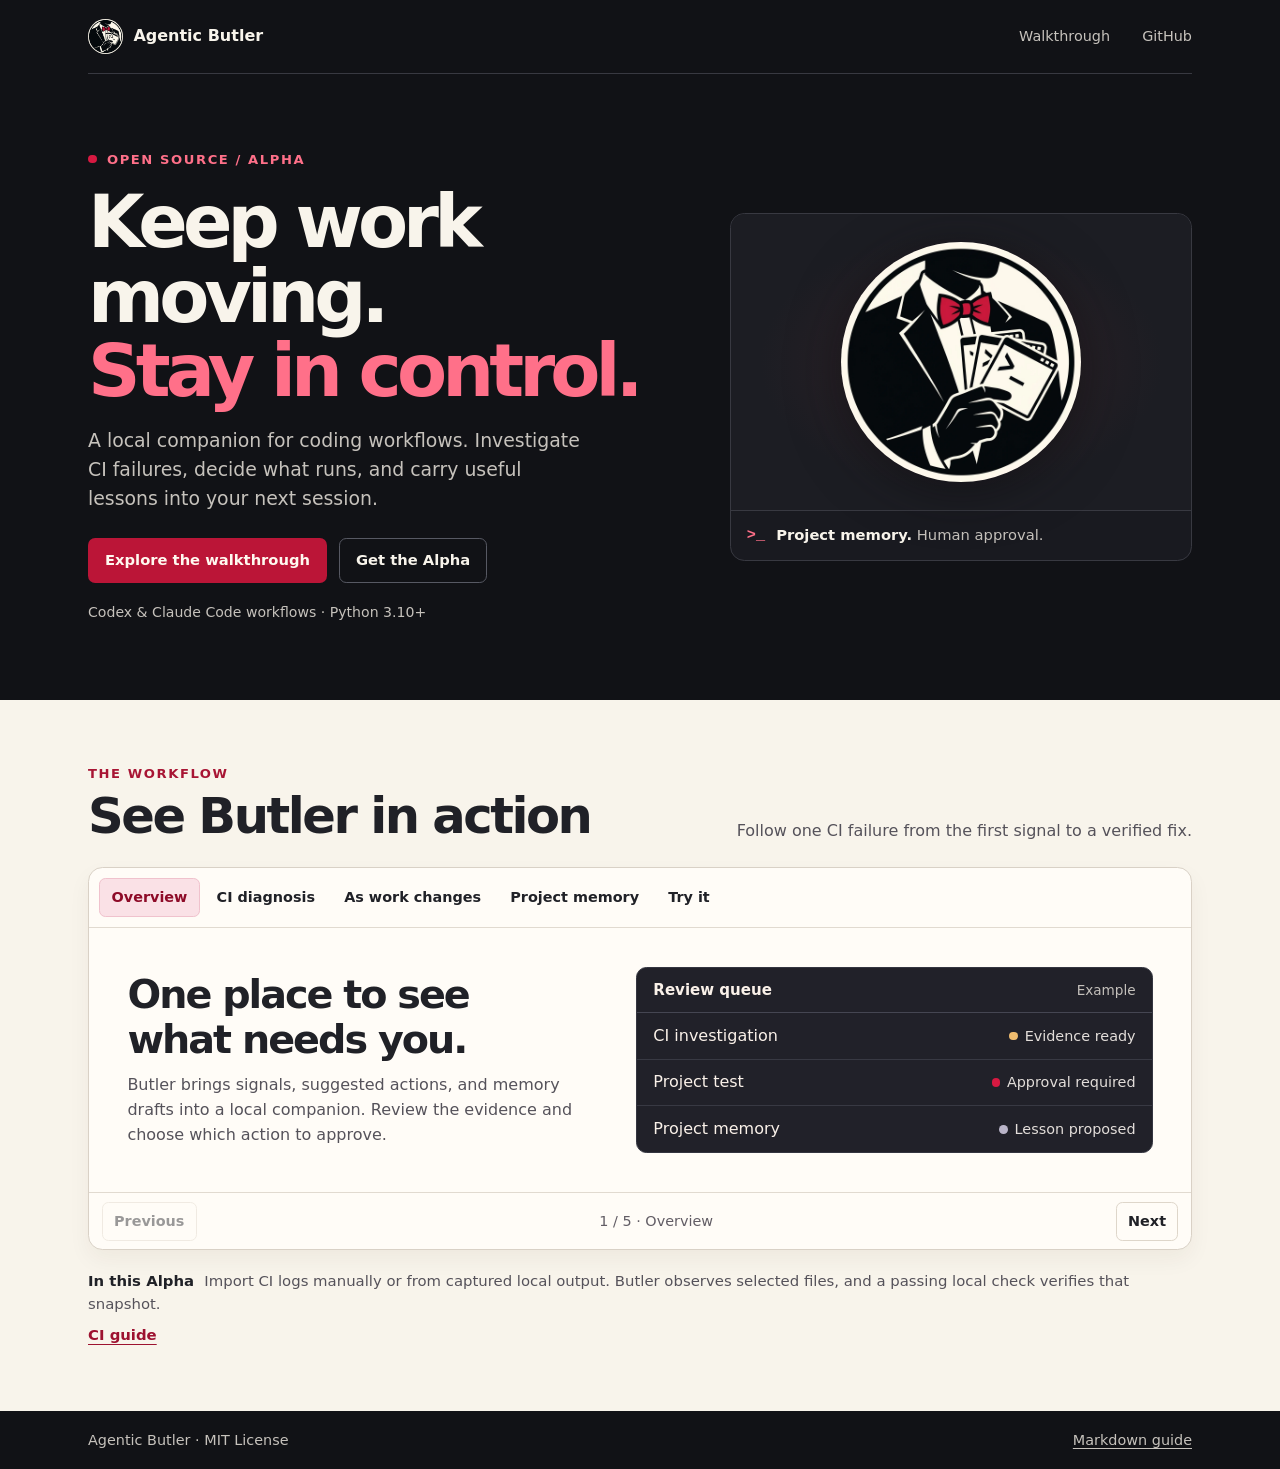
<file: docs/index.html>
<!doctype html>
<html lang="en">
<head>
  <meta charset="utf-8">
  <meta name="viewport" content="width=device-width, initial-scale=1">
  <meta name="description" content="Agentic Butler is an approval-first local companion for coding workflows and project memory.">
  <meta http-equiv="Content-Security-Policy" content="default-src 'none'; img-src 'self'; style-src 'self'; script-src 'self'; base-uri 'none'; form-action 'none'">
  <title>Agentic Butler — Project memory. Human approval.</title>
  <link rel="icon" href="assets/favicon.png" type="image/png" sizes="32x32">
  <link rel="stylesheet" href="site.css">
  <script src="site.js" defer></script>
</head>
<body>
  <a class="skip" href="#main">Skip to content</a>
  <header class="shell masthead">
    <a class="brand" href="./"><img src="assets/agentic-butler-logo.png" width="35" height="35" alt="">Agentic Butler</a>
    <nav aria-label="Site">
      <a href="#walkthrough">Walkthrough</a>
      <a href="https://github.com/Archer-Li/agentic-butler">GitHub</a>
    </nav>
  </header>
  <main id="main">
    <section class="shell hero" aria-labelledby="hero-title">
      <div>
        <p class="eyebrow"><span class="red-dot"></span> OPEN SOURCE <span aria-hidden="true">/</span> ALPHA</p>
        <h1 id="hero-title">Keep work moving.<br><span>Stay in control.</span></h1>
        <p class="intro">A local companion for coding workflows. Investigate CI failures, decide what runs, and carry useful lessons into your next session.</p>
        <div class="action-row">
          <a class="button primary" href="#walkthrough">Explore the walkthrough</a>
          <a class="button secondary" href="https://github.com/Archer-Li/agentic-butler/releases/tag/v0.3.0a1">Get the Alpha</a>
        </div>
        <p class="compatibility">Codex &amp; Claude Code workflows <span aria-hidden="true">·</span> Python 3.10+</p>
      </div>
      <figure class="hero-art">
        <div class="emblem-field"><img src="assets/agentic-butler-logo.png" width="240" height="240" alt="A tuxedoed butler with a red bow tie holding a fan of terminal windows"></div>
        <figcaption>
          <span class="terminal-icon" aria-hidden="true">&gt;_</span>
          <span><strong>Project memory.</strong> Human approval.</span>
        </figcaption>
      </figure>
    </section>
    <div class="paper">
      <section class="shell walkthrough" id="walkthrough" aria-labelledby="deck-title">
        <div class="section-heading">
          <div><p class="eyebrow">THE WORKFLOW</p><h2 id="deck-title">See Butler in action</h2></div>
          <p>Follow one CI failure from the first signal to a verified fix.</p>
        </div>
        <div class="deck" id="deck">
          <div class="tabs" aria-label="Walkthrough slides" hidden>
            <button type="button" id="tab-overview" data-slide="overview">Overview</button>
            <button type="button" id="tab-ci" data-slide="ci">CI diagnosis</button>
            <button type="button" id="tab-progress" data-slide="progress">As work changes</button>
            <button type="button" id="tab-memory" data-slide="memory">Project memory</button>
            <button type="button" id="tab-start" data-slide="start">Try it</button>
          </div>
          <div class="stage">
            <section class="slide" id="slide-overview" aria-labelledby="title-overview">
              <div class="slide-copy"><h3 id="title-overview">One place to see what needs you.</h3><p>Butler brings signals, suggested actions, and memory drafts into a local companion. Review the evidence and choose which action to approve.</p></div>
              <div class="demo">
                <div class="demo-header"><span>Review queue</span><span class="demo-tag">Example</span></div>
                <dl class="queue"><div><dt>CI investigation</dt><dd><i class="dot warn"></i> Evidence ready</dd></div><div><dt>Project test</dt><dd><i class="dot red-dot"></i> Approval required</dd></div><div><dt>Project memory</dt><dd><i class="dot idle"></i> Lesson proposed</dd></div></dl>
              </div>
            </section>
            <section class="slide" id="slide-ci" aria-labelledby="title-ci">
              <div class="slide-copy"><h3 id="title-ci">From a failure log to a reviewable plan.</h3><p>Import a log or use failed local command output. Select relevant files, inspect the exact evidence, then approve and run a Codex diagnosis. A file-specific plan takes a separate approval.</p></div>
              <ol class="flow" aria-label="CI investigation flow"><li><span>Evidence</span><strong>Select failure log and files</strong></li><li class="gate"><span>Approval</span><strong>Review and run diagnosis</strong></li><li><span>Findings</span><strong>Read causes and cited lines</strong></li><li class="gate"><span>Approval</span><strong>Generate a separate plan</strong></li></ol>
            </section>
            <section class="slide" id="slide-progress" aria-labelledby="title-progress">
              <div class="slide-copy"><h3 id="title-progress">Already fixing it? Butler adjusts.</h3><p>Butler watches the files you selected. A change marks prior advice stale. Once you report a fix, the focus shifts to verification.</p></div>
              <div class="demo">
                <div class="demo-header"><span>Investigation status</span><span class="demo-tag">Example</span></div>
                <div class="progress-demo">
                  <details open><summary><i class="dot warn"></i> A selected file changes</summary><p>Review a fresh task with the current evidence.</p></details>
                  <details><summary><i class="dot red-dot"></i> You report the fix</summary><p>The old advice folds away. Review and run the verification command separately.</p></details>
                  <details><summary><i class="dot pass"></i> The approved check passes</summary><p>Butler displays a compact result for the checked snapshot.</p></details>
                </div>
              </div>
            </section>
            <section class="slide" id="slide-memory" aria-labelledby="title-memory">
              <div class="slide-copy"><h3 id="title-memory">Keep what the next session can use.</h3><p>Record a finding and its evidence. Review the memory draft before applying it as a versioned lesson. A later coding session can retrieve relevant guidance.</p></div>
              <ol class="cycle" aria-label="Project memory lifecycle"><li><strong>Capture</strong><span>Finding + evidence</span></li><li><strong>Review</strong><span>Inspect the draft</span></li><li><strong>Apply</strong><span>Save a revision</span></li><li><strong>Reuse</strong><span>Inform a later session</span></li></ol>
            </section>
            <section class="slide" id="slide-start" aria-labelledby="title-start">
              <div class="slide-copy"><h3 id="title-start">Start with one project and one check.</h3><p>Install the Alpha wheel, configure a trusted workspace, then opt in to CI investigations and a local verification command.</p><a class="guide" href="https://github.com/Archer-Li/agentic-butler/blob/v0.3.0a1/docs/companion-setup.md">Read the setup guide</a></div>
              <div class="demo">
                <div class="demo-header"><span>Local setup</span><span class="terminal-icon" aria-hidden="true">&gt;_</span></div>
                <pre><code>pco config-init pco.json
pco config-check pco.json
pco --config pco.json ui --open</code></pre>
              </div>
            </section>
          </div>
          <div class="controls" hidden>
            <button type="button" id="previous-slide">Previous</button>
            <span id="slide-counter" aria-live="polite"></span>
            <button type="button" id="next-slide">Next</button>
          </div>
        </div>
        <div class="alpha-note"><p><strong>In this Alpha</strong> Import CI logs manually or from captured local output. Butler observes selected files, and a passing local check verifies that snapshot.</p><a href="https://github.com/Archer-Li/agentic-butler/blob/v0.3.0a1/docs/ci-investigations.md">CI guide</a></div>
      </section>
    </div>
  </main>
  <footer class="shell footer"><span>Agentic Butler <span aria-hidden="true">·</span> MIT License</span><a href="https://github.com/Archer-Li/agentic-butler/blob/main/docs/project-overview.md">Markdown guide</a></footer>
</body>
</html>
</file>
<file: docs/site.css>
:root {
  color-scheme: dark;
  --dark:#111216; --surface:#191a20; --line:#383941;
  --cream:#f8f4eb; --paper:#ede8df; --ink:#202127;
  --muted:#c6c2bc; --red:#d71941; --lift:#ff7089;
  font-family:"Segoe UI",system-ui,sans-serif; line-height:1.55;
}
* { box-sizing:border-box; }
[hidden] { display:none !important; }
body { margin:0; background:var(--dark); color:var(--cream); }
a { color:inherit; text-underline-offset:.24em; }
button { font:inherit; cursor:pointer; }
button:disabled { cursor:default; opacity:.45; }
:focus-visible { outline:3px solid #dd2850; outline-offset:4px; }
h1,h2,h3,p,figure,dl,dd { margin:0; }
.shell { width:min(69rem, calc(100% - 3rem)); margin-inline:auto; }
.skip { position:fixed; z-index:5; left:1rem; top:1rem; padding:.7rem; background:var(--dark); transform:translateY(-200%); }
.skip:focus { transform:none; }
.masthead { display:flex; align-items:center; justify-content:space-between; gap:1rem; min-height:4.6rem; border-bottom:1px solid var(--line); }
.brand { display:inline-flex; align-items:center; gap:.65rem; font-weight:700; text-decoration:none; }
.brand img { display:block; border-radius:50%; }
.masthead nav { display:flex; align-items:center; gap:clamp(.85rem,3vw,2rem); font-size:.9rem; }
.masthead nav a { color:var(--muted); text-decoration:none; }
.masthead nav a:hover,.footer a:hover { color:var(--cream); text-decoration:underline; }
.hero { display:grid; grid-template-columns:1.25fr 1fr; gap:clamp(1.5rem,5vw,5rem); align-items:center; padding-block:clamp(2.8rem,6vw,5.6rem); }
.eyebrow { font-size:.82rem; font-weight:750; letter-spacing:.12em; color:var(--lift); }
.red-dot,.dot { display:inline-block; width:.55rem; height:.55rem; border-radius:50%; background:var(--red); flex:none; }
.eyebrow .red-dot { margin-right:.25rem; vertical-align:.08em; }
h1 { margin:.9rem 0 1.1rem; font-size:clamp(2.65rem,5.7vw,5rem); line-height:1.02; letter-spacing:-.067em; }
h1 span { color:var(--lift); }
.intro { max-width:31rem; font-size:clamp(1.04rem,1.8vw,1.18rem); color:var(--muted); }
.action-row { display:flex; flex-wrap:wrap; gap:.75rem; margin-top:1.5rem; }
.button { display:inline-flex; align-items:center; min-height:2.85rem; padding:.55rem 1rem; border:1px solid transparent; border-radius:.45rem; font-weight:700; font-size:.92rem; text-decoration:none; }
.primary { background:#bb1537; color:#fff9f0; }
.primary:hover { background:#d11940; }
.secondary { border-color:#575963; }
.secondary:hover { background:var(--surface); }
.compatibility { color:var(--muted); font-size:.88rem; margin-top:1.15rem; }
.hero-art { overflow:hidden; min-width:0; border:1px solid var(--line); border-radius:.9rem; background:var(--surface); }
.emblem-field { display:grid; min-height:17rem; place-items:center; padding:1.75rem; background:radial-gradient(ellipse at center,#322329 0%,#1c1d23 62%); }
.emblem-field img { display:block; max-width:min(100%, 15rem); height:auto; border-radius:50%; filter:drop-shadow(0 .5rem 1.6rem #0a080a80); }
figcaption { display:flex; align-items:center; gap:.7rem; padding:.8rem 1rem; border-top:1px solid var(--line); color:var(--muted); font-size:.92rem; }
figcaption strong { color:var(--cream); }
.terminal-icon { color:var(--lift); font:700 .95rem ui-monospace,Consolas,monospace; }
.paper { background:var(--cream); color:var(--ink); color-scheme:light; }
.walkthrough { padding-block:clamp(2.3rem,5vw,4.1rem); }
.section-heading { display:flex; justify-content:space-between; align-items:end; flex-wrap:wrap; gap:.45rem 2rem; margin-bottom:1.4rem; }
.section-heading h2 { font-size:clamp(1.85rem,4vw,3.1rem); line-height:1.12; letter-spacing:-.05em; margin-top:.25rem; }
.section-heading > p,.slide-copy p,.alpha-note p { color:#55525a; }
.section-heading .eyebrow { color:#a81534; }
.deck { background:#fffcf7; border:1px solid #d9d1c6; border-radius:.9rem; box-shadow:0 .6rem 1.4rem #3b270f0d; }
.tabs { display:flex; gap:.3rem; flex-wrap:wrap; padding:.65rem; border-bottom:1px solid #e1dad0; }
.tabs button,.controls button { border:1px solid transparent; border-radius:.4rem; padding:.45rem .7rem; background:none; color:var(--ink); font-size:.9rem; font-weight:650; }
.tabs button:hover,.controls button:not(:disabled):hover { background:#efe8de; }
.tabs button[aria-selected="true"] { color:#8e0b28; background:#fae1e6; border-color:#f0c2cd; }
.slide { display:grid; grid-template-columns:minmax(0,1fr) minmax(0,1.15fr); align-items:center; gap:clamp(1.25rem,5vw,3.75rem); min-height:16.5rem; padding:clamp(1.15rem,4vw,2.4rem); }
.slide + .slide { border-top:1px solid #e1dad0; }
[role="tabpanel"] { border-top:0 !important; }
.slide-copy h3 { font-size:clamp(1.65rem,3.1vw,2.5rem); letter-spacing:-.05em; line-height:1.12; margin-bottom:.75rem; }
.guide { display:inline-block; margin-top:.85rem; font-weight:700; color:#9d1230; }
.demo { color:#faf1e9; background:#212129; color-scheme:dark; border:1px solid #343540; border-radius:.65rem; overflow:hidden; min-width:0; }
.demo-header { display:flex; align-items:center; justify-content:space-between; gap:.5rem; padding:.65rem 1rem; border-bottom:1px solid #454652; font-weight:700; font-size:.94rem; }
.demo-tag { color:#c4c0bb; font-size:.85rem; font-weight:400; }
.queue > div { display:flex; flex-wrap:wrap; justify-content:space-between; gap:.2rem .65rem; padding:.65rem 1rem; }
.queue > div + div { border-top:1px solid #383943; }
.queue dd { display:flex; align-items:center; gap:.4rem; color:#e3deda; font-size:.9rem; }
.warn { background:#efbc6f; }.idle { background:#b9b4c8; }.pass { background:#81d4a1; }
.flow,.cycle { list-style:none; display:grid; gap:.55rem; padding:0; margin:0; }
.flow li,.cycle li { position:relative; display:grid; gap:.12rem; padding:.55rem .75rem; border:1px solid #ddd5cb; border-radius:.4rem; background:#f7f1e9; }
.flow li:not(:last-child)::after { content:""; position:absolute; left:1.2rem; top:100%; height:.58rem; border-left:2px solid #b09e95; }
.flow li.gate { background:#fbe8eb; border-color:#ecc3cc; }
.flow span,.cycle span { font-size:.86rem; color:#61555a; }
.flow .gate span { color:#a31334; }
.cycle { grid-template-columns:repeat(2,minmax(0,1fr)); gap:.65rem; }
.cycle li { padding:.85rem; border-left:3px solid var(--red); }
.progress-demo { padding:.25rem 1rem; }
.progress-demo details + details { border-top:1px solid #454652; }
.progress-demo summary { cursor:pointer; padding:.55rem 0; }
.progress-demo summary .dot { margin-right:.25rem; }
.progress-demo p { padding:0 0 .65rem 1.05rem; color:#d4cdd3; font-size:.94rem; }
pre { margin:0; padding:1rem; overflow:auto; color:#ffe4ed; font-size:.85rem; line-height:1.75; }
.controls { display:flex; justify-content:space-between; align-items:center; gap:.5rem; padding:.55rem .8rem; border-top:1px solid #e1dad0; }
.controls button { border-color:#ded6ca; }
#slide-counter { color:#625d65; font-size:.9rem; font-variant-numeric:tabular-nums; }
.alpha-note { display:flex; align-items:center; justify-content:space-between; flex-wrap:wrap; gap:.5rem 1rem; margin-top:1.25rem; font-size:.93rem; }
.alpha-note strong { color:var(--ink); margin-right:.35rem; }
.alpha-note a { color:#9d1230; font-weight:700; white-space:nowrap; }
.footer { display:flex; justify-content:space-between; align-items:center; gap:1rem; padding-block:1.1rem; font-size:.9rem; color:var(--muted); }
@media (max-width:46rem) {
  .hero,.slide { grid-template-columns:1fr; }
  .hero { gap:1.6rem; }
  .hero-art { max-width:28rem; }
  .emblem-field { min-height:12rem; }
  .emblem-field img { max-width:min(100%, 10.5rem); }
}
@media (max-width:26rem) {
  .shell { width:calc(100% - 2rem); }
  .masthead nav { gap:.6rem; font-size:.84rem; }
  .brand img { width:29px; height:29px; }
}
</file>
